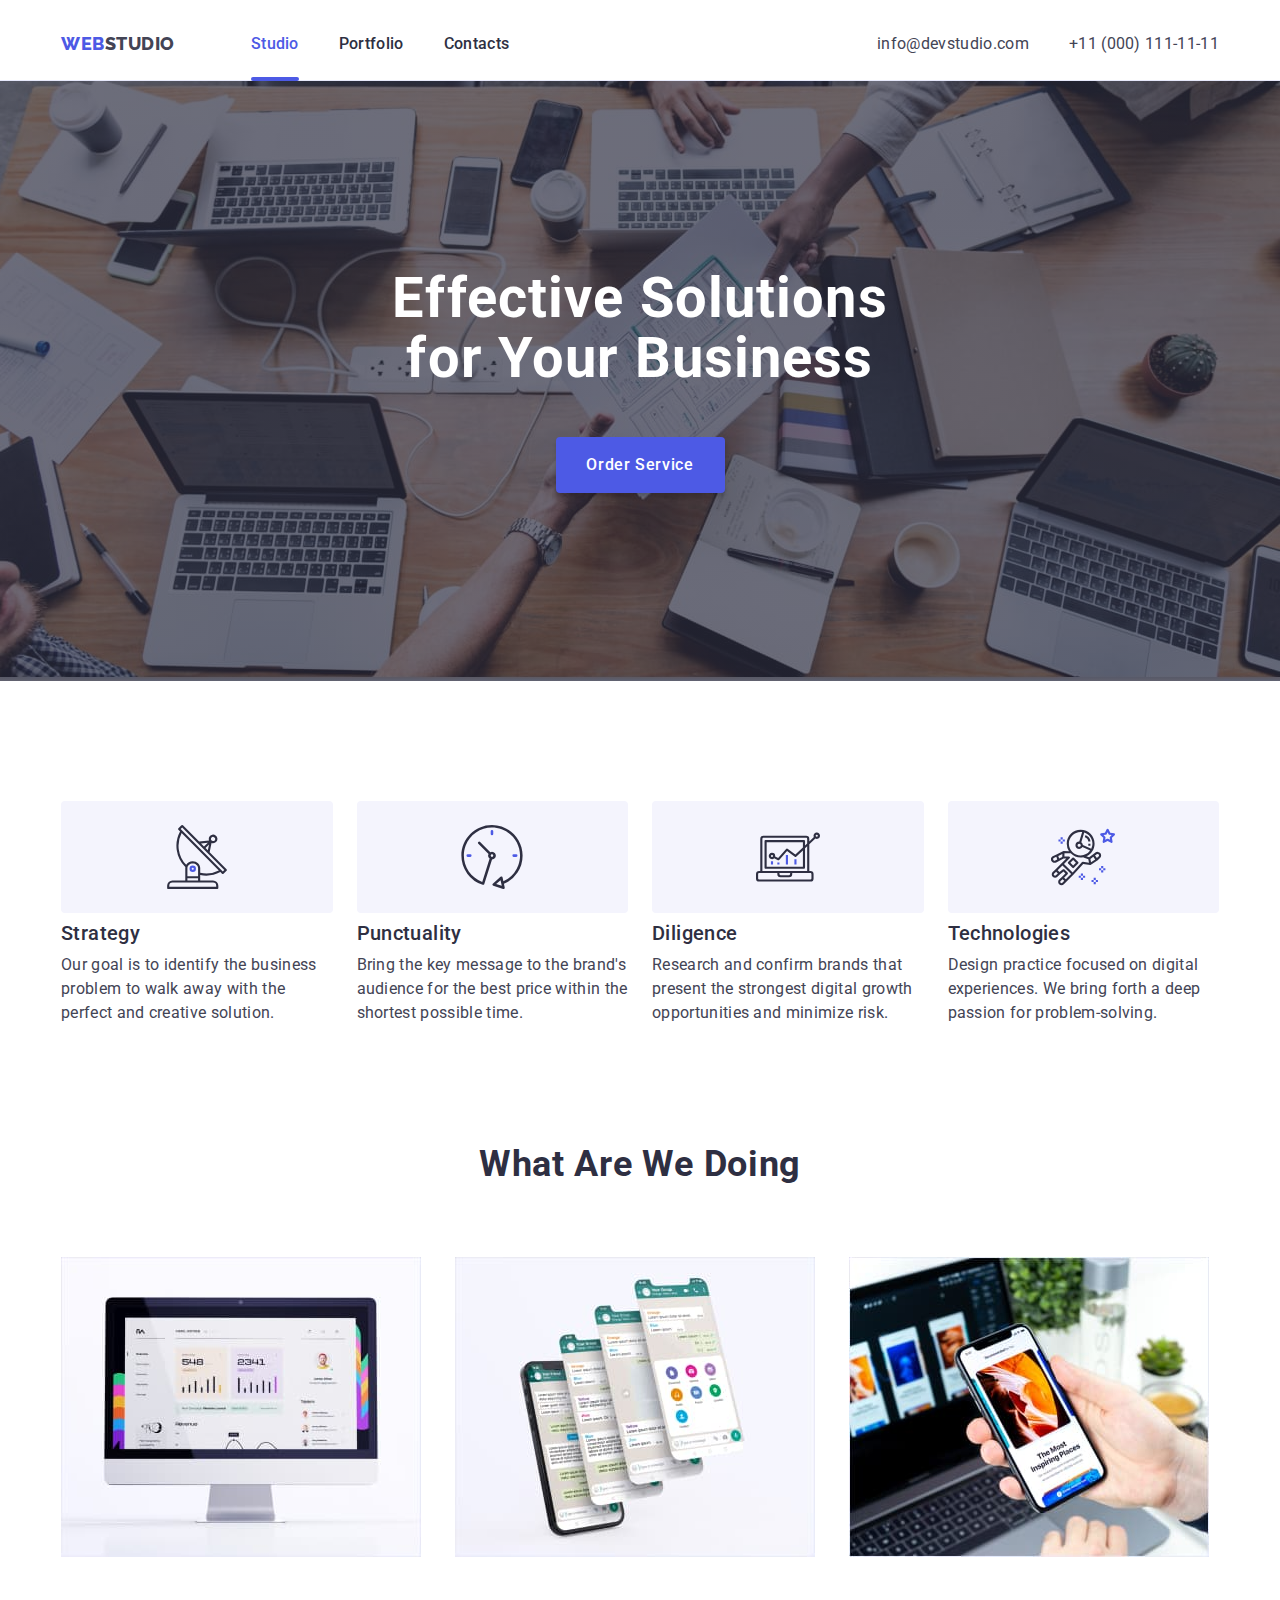
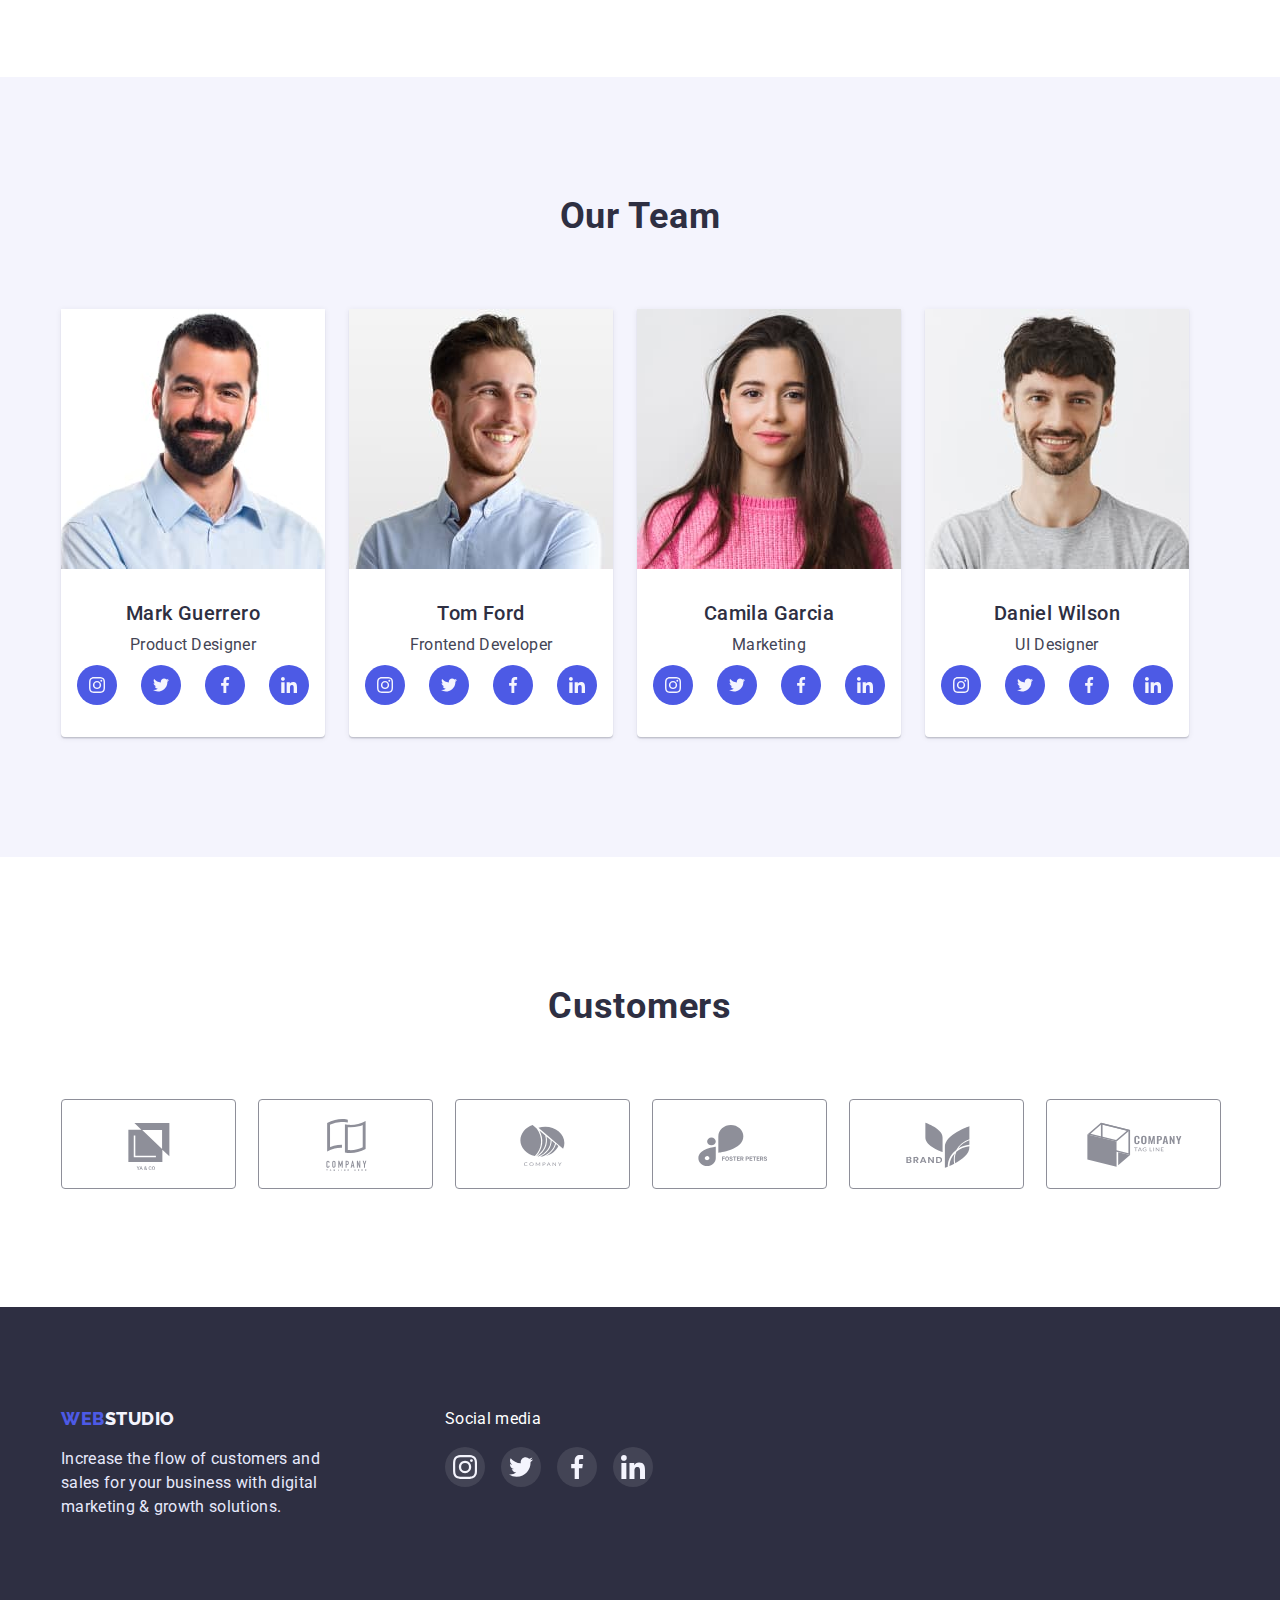
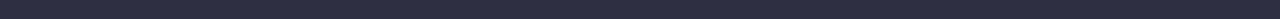
<file: index.html>
<!DOCTYPE html>
<html lang="en">
  <head>
    <meta charset="UTF-8" />
    <meta http-equiv="X-UA-Compatible" content="IE=edge" />
    <meta name="viewport" content="width=device-width, initial-scale=1.0" />
    <title>Web Studio (Version 3.0)</title>
    <link rel="preconnect" href="https://fonts.googleapis.com" />
    <link rel="preconnect" href="https://fonts.gstatic.com" crossorigin />
    <link
      href="https://fonts.googleapis.com/css2?family=Raleway:wght@800&family=Roboto:wght@400;500;700&display=swap"
      rel="stylesheet"
    />
    <link
      rel="stylesheet"
      href="https://cdnjs.cloudflare.com/ajax/libs/modern-normalize/1.1.0/modern-normalize.min.css"
      integrity="sha512-wpPYUAdjBVSE4KJnH1VR1HeZfpl1ub8YT/NKx4PuQ5NmX2tKuGu6U/JRp5y+Y8XG2tV+wKQpNHVUX03MfMFn9Q=="
      crossorigin="anonymous"
      referrerpolicy="no-referrer"
    />
    <link rel="stylesheet" href="./css/style.css" />
  </head>
  <!-- BODY -->
  <body>
    <!-- HEADER -->
    <header class="header">
      <div class="conteiner header-conteiner">
        <nav class="header-navigation">
          <a href="./index.html" class="header-logo link logo-text"
            ><span class="header-logo-accent">WEB</span>STUDIO
          </a>
          <ul class="header-list list">
            <li class="header-item">
              <a
                href="./index.html"
                class="header-link link link-current regular-text"
                >Studio</a
              >
            </li>
            <li class="header-item">
              <a href="./portfolio.html" class="header-link link regular-text"
                >Portfolio</a
              >
            </li>
            <li class="header-item">
              <a href="" class="header-link link regular-text">Contacts</a>
            </li>
          </ul>
        </nav>
        <address class="header-contact">
          <ul class="header-contact-list list">
            <li class="header-contact-item">
              <a
                href="mailto:info@devstudio.com"
                class="header-contact-email link regular-text"
                >info@devstudio.com</a
              >
            </li>
            <li class="header-contact-item">
              <a
                href="tel:+110001111111"
                class="header-contact-tel link regular-text"
                >+11 (000) 111-11-11</a
              >
            </li>
          </ul>
        </address>
      </div>
    </header>
    <!-- MAIN -->
    <main class="main">
      <section class="hero">
        <div class="conteiner">
          <h1 class="hero-title">Effective Solutions for Your Business</h1>
          <button type="button" class="hero-button button" data-modal-open>
            Order Service
          </button>
        </div>
      </section>
      <!-- STRATEGY -->
      <section class="strategy">
        <div class="conteiner">
          <h2 class="strategy-tiltle visually-hidden">Strategy</h2>
          <ul class="strategy-list list">
            <li class="strategy-item">
              <div class="strategy-icon-box">
                <svg class="strategy-icon" width="64" height="64">
                  <use href="./img/icons.svg#icon-antenna"></use>
                </svg>
              </div>
              <h3 class="stategy-item-subtitle subtitle-text">Strategy</h3>
              <p class="strategy-item-text regular-text">
                Our goal is to identify the business problem to walk away with
                the perfect and creative solution.
              </p>
            </li>
            <li class="strategy-item">
              <div class="strategy-icon-box">
                <svg class="strategy-icon" width="64" height="64">
                  <use href="./img/icons.svg#icon-clock"></use>
                </svg>
              </div>
              <h3 class="stategy-item-subtitle subtitle-text">Punctuality</h3>
              <p class="strategy-item-text regular-text">
                Bring the key message to the brand's audience for the best price
                within the shortest possible time.
              </p>
            </li>
            <li class="strategy-item">
              <div class="strategy-icon-box">
                <svg class="strategy-icon" width="64" height="64">
                  <use href="./img/icons.svg#icon-diagram"></use>
                </svg>
              </div>
              <h3 class="stategy-item-subtitle subtitle-text">Diligence</h3>
              <p class="strategy-item-text regular-text">
                Research and confirm brands that present the strongest digital
                growth opportunities and minimize risk.
              </p>
            </li>
            <li class="strategy-item">
              <div class="strategy-icon-box">
                <svg class="strategy-icon" width="64" height="64">
                  <use href="./img/icons.svg#icon-astronaut"></use>
                </svg>
              </div>
              <h3 class="stategy-item-subtitle subtitle-text">Technologies</h3>
              <p class="strategy-item-text regular-text">
                Design practice focused on digital experiences. We bring forth a
                deep passion for problem-solving.
              </p>
            </li>
          </ul>
        </div>
      </section>
      <!-- ABOUT -->
      <section class="about">
        <div class="conteiner">
          <h2 class="about-title title-text">What are we doing</h2>
          <ul class="about-list list">
            <li class="about-item">
              <img
                src="./img/img_desktop_apps.jpg"
                alt="desktop-apps"
                width="360"
                height="300"
              />
            </li>
            <li class="about-item">
              <img
                src="./img/img_mobile_apps.jpg"
                alt="mobile-apps"
                width="360"
                height="300"
              />
            </li>
            <li class="about-item">
              <img
                src="./img/img_integration.jpg"
                alt="integration"
                width="360"
                height="300"
              />
            </li>
          </ul>
        </div>
      </section>
      <!-- TEAM -->
      <section class="team">
        <div class="conteiner">
          <h2 class="team-title title-text">Our Team</h2>
          <ul class="team-list list">
            <li class="team-item">
              <img
                src="./img/img_team_member_1.jpg"
                alt="team-member"
                width="264"
                height="260"
              />
              <div class="team-description-conteiner">
                <h3 class="team-member subtitle-text">Mark Guerrero</h3>
                <p class="team-member-title regular-text">Product Designer</p>
                <ul class="team-social-list list">
                  <li class="team-social-item">
                    <a href="" class="team-social-link link">
                      <svg class="team-social-icon" width="16" height="16">
                        <use href="./img/icons.svg#icon-instagram"></use>
                      </svg>
                    </a>
                  </li>
                  <li class="team-social-item">
                    <a href="" class="team-social-link link">
                      <svg class="team-social-icon" width="16" height="16">
                        <use href="./img/icons.svg#icon-twitter"></use>
                      </svg>
                    </a>
                  </li>
                  <li class="team-social-item">
                    <a href="" class="team-social-link link">
                      <svg class="team-social-icon" width="16" height="16">
                        <use href="./img/icons.svg#icon-facebook"></use>
                      </svg>
                    </a>
                  </li>
                  <li class="team-social-item">
                    <a href="" class="team-social-link link">
                      <svg class="team-social-icon" width="16" height="16">
                        <use href="./img/icons.svg#icon-linkedin"></use>
                      </svg>
                    </a>
                  </li>
                </ul>
              </div>
            </li>
            <li class="team-item">
              <img
                src="./img/img_team_member_2.jpg"
                alt="team-member"
                width="264"
                height="260"
              />
              <div class="team-description-conteiner">
                <h3 class="team-member subtitle-text">Tom Ford</h3>
                <p class="team-member-title regular-text">Frontend Developer</p>
                <ul class="team-social-list list">
                  <li class="team-social-item">
                    <a href="" class="team-social-link link">
                      <svg class="team-social-icon" width="16" height="16">
                        <use href="./img/icons.svg#icon-instagram"></use>
                      </svg>
                    </a>
                  </li>
                  <li class="team-social-item">
                    <a href="" class="team-social-link link">
                      <svg class="team-social-icon" width="16" height="16">
                        <use href="./img/icons.svg#icon-twitter"></use>
                      </svg>
                    </a>
                  </li>
                  <li class="team-social-item">
                    <a href="" class="team-social-link link">
                      <svg class="team-social-icon" width="16" height="16">
                        <use href="./img/icons.svg#icon-facebook"></use>
                      </svg>
                    </a>
                  </li>
                  <li class="team-social-item">
                    <a href="" class="team-social-link link">
                      <svg class="team-social-icon" width="16" height="16">
                        <use href="./img/icons.svg#icon-linkedin"></use>
                      </svg>
                    </a>
                  </li>
                </ul>
              </div>
            </li>
            <li class="team-item">
              <img
                src="./img/img_team_member_3.jpg"
                alt="team-member"
                width="264"
                height="260"
              />
              <div class="team-description-conteiner">
                <h3 class="team-member subtitle-text">Camila Garcia</h3>
                <p class="team-member-title regular-text">Marketing</p>
                <ul class="team-social-list list">
                  <li class="team-social-item">
                    <a href="" class="team-social-link link">
                      <svg class="team-social-icon" width="16" height="16">
                        <use href="./img/icons.svg#icon-instagram"></use>
                      </svg>
                    </a>
                  </li>
                  <li class="team-social-item">
                    <a href="" class="team-social-link link">
                      <svg class="team-social-icon" width="16" height="16">
                        <use href="./img/icons.svg#icon-twitter"></use>
                      </svg>
                    </a>
                  </li>
                  <li class="team-social-item">
                    <a href="" class="team-social-link link">
                      <svg class="team-social-icon" width="16" height="16">
                        <use href="./img/icons.svg#icon-facebook"></use>
                      </svg>
                    </a>
                  </li>
                  <li class="team-social-item">
                    <a href="" class="team-social-link link">
                      <svg class="team-social-icon" width="16" height="16">
                        <use href="./img/icons.svg#icon-linkedin"></use>
                      </svg>
                    </a>
                  </li>
                </ul>
              </div>
            </li>
            <li class="team-item">
              <img
                src="./img/img_team_member_4.jpg"
                alt="team-member"
                width="264"
                height="260"
              />
              <div class="team-description-conteiner">
                <h3 class="team-member subtitle-text">Daniel Wilson</h3>
                <p class="team-member-title regular-text">UI Designer</p>
                <ul class="team-social-list list">
                  <li class="team-social-item">
                    <a href="" class="team-social-link link">
                      <svg class="team-social-icon" width="16" height="16">
                        <use href="./img/icons.svg#icon-instagram"></use>
                      </svg>
                    </a>
                  </li>
                  <li class="team-social-item">
                    <a href="" class="team-social-link link">
                      <svg class="team-social-icon" width="16" height="16">
                        <use href="./img/icons.svg#icon-twitter"></use>
                      </svg>
                    </a>
                  </li>
                  <li class="team-social-item">
                    <a href="" class="team-social-link link">
                      <svg class="team-social-icon" width="16" height="16">
                        <use href="./img/icons.svg#icon-facebook"></use>
                      </svg>
                    </a>
                  </li>
                  <li class="team-social-item">
                    <a href="" class="team-social-link link">
                      <svg class="team-social-icon" width="16" height="16">
                        <use href="./img/icons.svg#icon-linkedin"></use>
                      </svg>
                    </a>
                  </li>
                </ul>
              </div>
            </li>
          </ul>
        </div>
      </section>
      <!-- CUSTOMERS -->
      <section class="customers">
        <div class="conteiner">
          <h2 class="customers-title title-text">Customers</h2>
          <ul class="customers-list list">
            <li class="customers-item">
              <a href="" class="cutomers-link link">
                <svg class="customers-icon" width="104" height="56">
                  <use href="./img/icons.svg#icon-customer-1"></use>
                </svg>
              </a>
            </li>
            <li class="customers-item">
              <a href="" class="cutomers-link link">
                <svg class="customers-icon" width="104" height="56">
                  <use href="./img/icons.svg#icon-customer-2"></use>
                </svg>
              </a>
            </li>
            <li class="customers-item">
              <a href="" class="cutomers-link link">
                <svg class="customers-icon" width="104" height="56">
                  <use href="./img/icons.svg#icon-customer-3"></use>
                </svg>
              </a>
            </li>
            <li class="customers-item">
              <a href="" class="cutomers-link link">
                <svg class="customers-icon" width="104" height="56">
                  <use href="./img/icons.svg#icon-customer-4"></use>
                </svg>
              </a>
            </li>
            <li class="customers-item">
              <a href="" class="cutomers-link link">
                <svg class="customers-icon" width="104" height="56">
                  <use href="./img/icons.svg#icon-customer-5"></use>
                </svg>
              </a>
            </li>
            <li class="customers-item">
              <a href="" class="cutomers-link link">
                <svg class="customers-icon" width="104" height="56">
                  <use href="./img/icons.svg#icon-cutomer-6"></use>
                </svg>
              </a>
            </li>
          </ul>
        </div>
      </section>
    </main>
    <!-- FOOTER -->
    <footer class="footer">
      <div class="conteiner">
        <ul class="footer-list list">
          <li class="footer-item">
            <a href="./index.html" class="footer-logo link logo-text"
              ><span class="footer-logo-accent">WEB</span>STUDIO
            </a>
            <p class="footer-text regular-text">
              Increase the flow of customers and sales for your business with
              digital marketing & growth solutions.
            </p>
          </li>
          <li>
            <p class="footer-social-title regular-text">Social media</p>
            <ul class="footer-social-list list">
              <li class="footer-social-item">
                <a href="" class="footer-social-link link">
                  <svg class="footer-social-icon" width="24" height="24">
                    <use href="./img/icons.svg#icon-instagram"></use>
                  </svg>
                </a>
              </li>
              <li class="footer-social-item">
                <a href="" class="footer-social-link link">
                  <svg class="footer-social-icon" width="24" height="24">
                    <use href="./img/icons.svg#icon-twitter"></use>
                  </svg>
                </a>
              </li>
              <li class="footer-social-item">
                <a href="" class="footer-social-link link">
                  <svg class="footer-social-icon" width="24" height="24">
                    <use href="./img/icons.svg#icon-facebook"></use>
                  </svg>
                </a>
              </li>
              <li class="footer-social-item">
                <a href="" class="footer-social-link link">
                  <svg class="footer-social-icon" width="24" height="24">
                    <use href="./img/icons.svg#icon-linkedin"></use>
                  </svg>
                </a>
              </li>
            </ul>
          </li>
        </ul>
      </div>
    </footer>
    <div class="backdrop is-hidden" data-modal>
      <div class="modal">
        <button class="modal-close-btn" data-modal-close type="button">
          <svg class="modal-close-icon" width="8" height="8">
            <use href="./img/icons.svg#icon-modal-close"></use>
          </svg>
        </button>
      </div>
    </div>
    <script src="./js/modal.js"></script>
  </body>
</html>
</file>
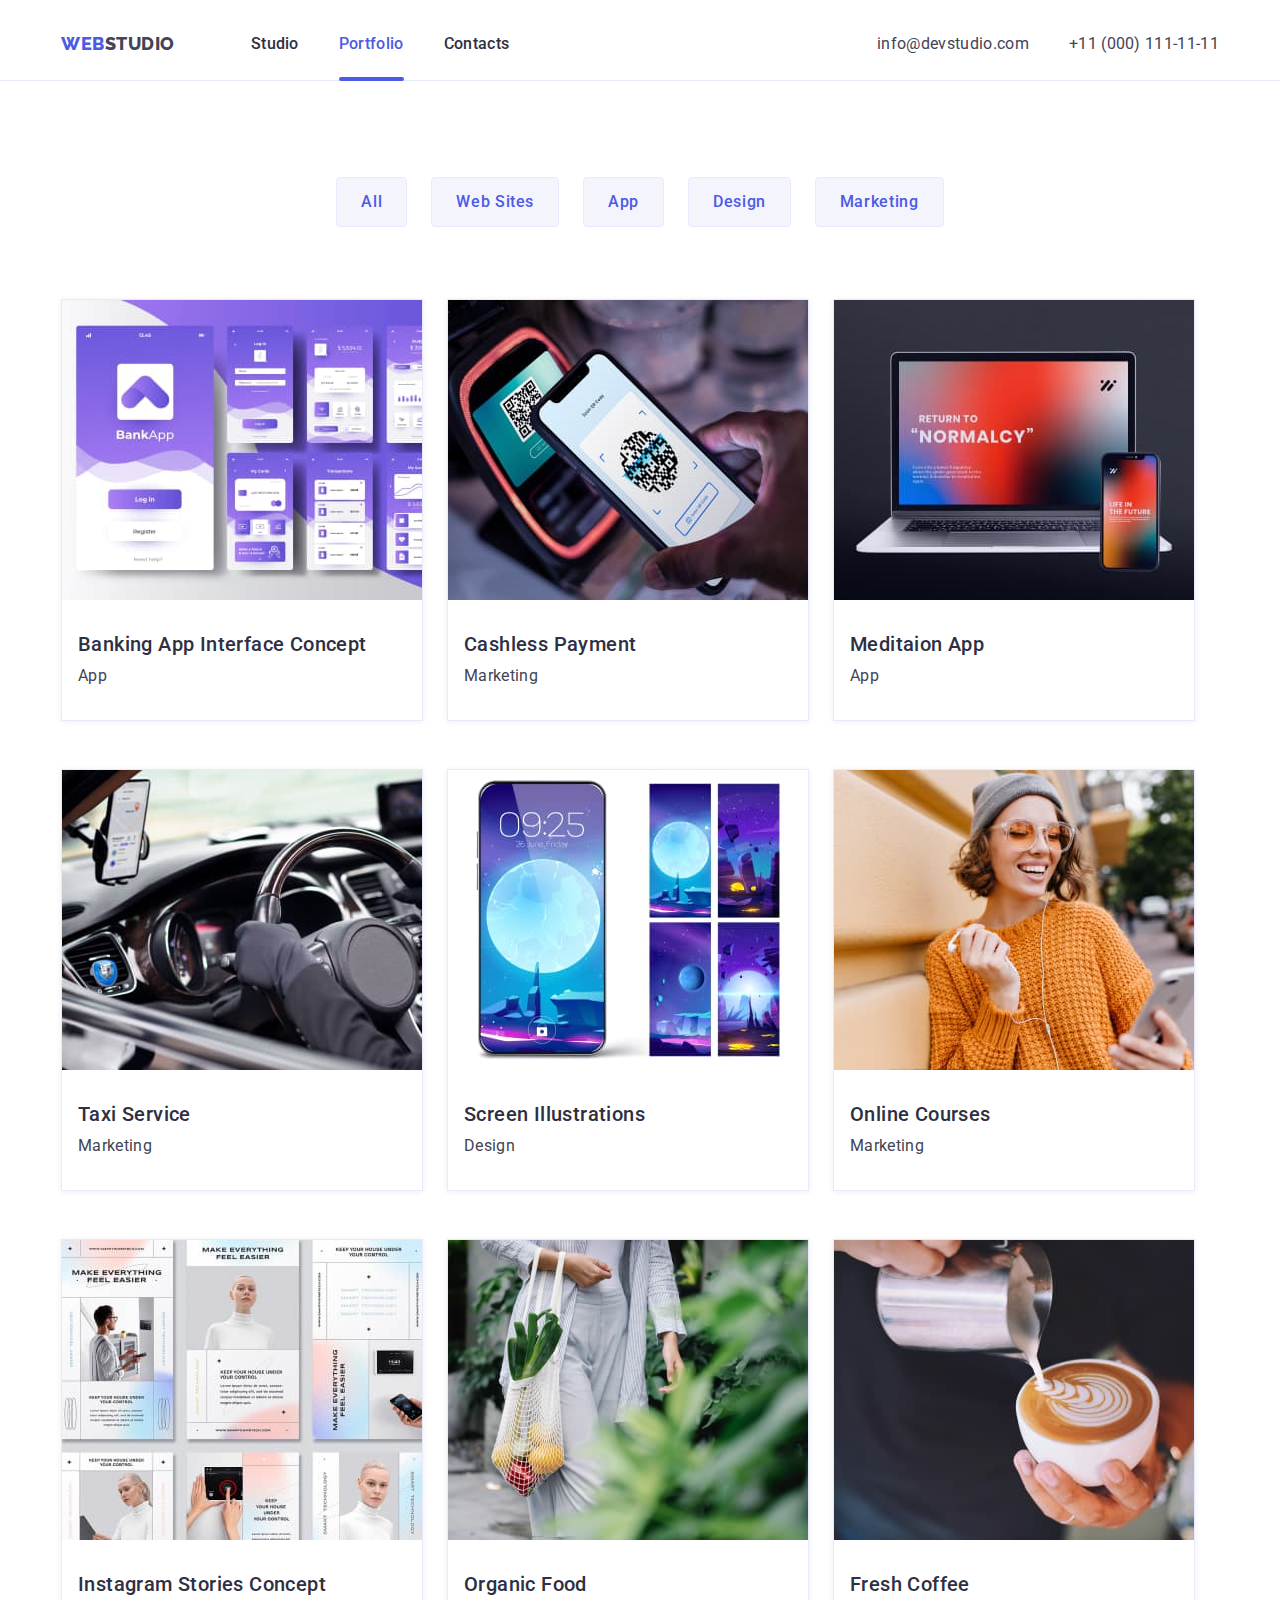
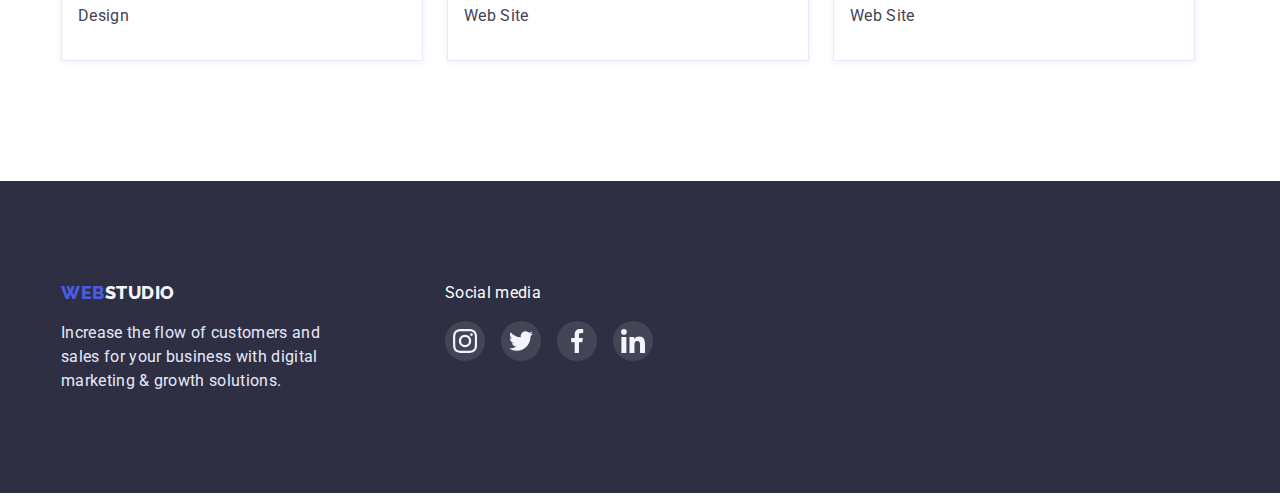
<file: portfolio.html>
<!DOCTYPE html>
<html lang="en">
  <head>
    <meta charset="UTF-8" />
    <meta http-equiv="X-UA-Compatible" content="IE=edge" />
    <meta name="viewport" content="width=device-width, initial-scale=1.0" />
    <title>Web Studio (Version 3.0)</title>
    <link rel="preconnect" href="https://fonts.googleapis.com" />
    <link rel="preconnect" href="https://fonts.gstatic.com" crossorigin />
    <link
      rel="stylesheet"
      href="https://cdnjs.cloudflare.com/ajax/libs/modern-normalize/1.1.0/modern-normalize.min.css"
      integrity="sha512-wpPYUAdjBVSE4KJnH1VR1HeZfpl1ub8YT/NKx4PuQ5NmX2tKuGu6U/JRp5y+Y8XG2tV+wKQpNHVUX03MfMFn9Q=="
      crossorigin="anonymous"
      referrerpolicy="no-referrer"
    />
    <link
      href="https://fonts.googleapis.com/css2?family=Raleway:wght@800&family=Roboto:wght@400;500;700&display=swap"
      rel="stylesheet"
    />
    <link rel="stylesheet" href="./css/style.css" />
  </head>
  <body>
    <header class="header">
      <div class="conteiner header-conteiner">
        <nav class="header-navigation">
          <a href="./index.html" class="header-logo link logo-text"
            ><span class="header-logo-accent">WEB</span>STUDIO
          </a>
          <ul class="header-list list">
            <li class="header-item">
              <a href="./index.html" class="header-link link regular-text"
                >Studio</a
              >
            </li>
            <li class="header-item">
              <a
                href="./portfolio.html"
                class="header-link link-current link regular-text"
                >Portfolio</a
              >
            </li>
            <li class="header-item">
              <a href="" class="header-link link regular-text">Contacts</a>
            </li>
          </ul>
        </nav>
        <address class="header-contact">
          <ul class="header-contact-list list">
            <li class="header-contact-item">
              <a
                href="mailto:info@devstudio.com"
                class="header-contact-email link regular-text"
                >info@devstudio.com</a
              >
            </li>
            <li class="header-contact-item">
              <a
                href="tel:+110001111111"
                class="header-contact-tel link regular-text"
                >+11 (000) 111-11-11</a
              >
            </li>
          </ul>
        </address>
      </div>
    </header>
    <main class="main">
      <section class="portfolio">
        <div class="conteiner">
          <h1 class="portfolio-title visually-hidden">Portfolio</h1>
          <ul class="portfolio-filter-list list">
            <li class="portfolio-filter-item">
              <button type="button" class="portfolio-filter-button button">
                all
              </button>
            </li>
            <li class="portfolio-filter-item">
              <button type="button" class="portfolio-filter-button button">
                web sites
              </button>
            </li>
            <li class="portfolio-filter-item">
              <button type="button" class="portfolio-filter-button button">
                app
              </button>
            </li>
            <li class="portfolio-filter-item">
              <button type="button" class="portfolio-filter-button button">
                design
              </button>
            </li>
            <li class="portfolio-filter-item">
              <button type="button" class="portfolio-filter-button button">
                marketing
              </button>
            </li>
          </ul>
          <ul class="ourwork-list list">
            <li class="ourwork-item">
              <a href="" class="ourwork-link link">
                <div class="ourwork-img-conteiner">
                  <img
                    src="./img/img_portfolio_1.jpg"
                    alt="our_work"
                    width="360"
                    height="300"
                  />
                  <p class="ourwork-description-text regular-text">
                    14 Stylish and User-Friendly App Design Concepts · Task
                    Manager App · Calorie Tracker App · Exotic Fruit Ecommerce
                    App · Cloud Storage App
                  </p>
                </div>
                <div class="ourwork-description-conteiner">
                  <h3 class="ourwork-subtitle subtitle-text">
                    Banking App Interface Concept
                  </h3>
                  <p class="ourwork-category regular-text">App</p>
                </div>
              </a>
            </li>
            <li class="ourwork-item">
              <a href="" class="ourwork-link link">
                <div class="ourwork-img-conteiner">
                  <img
                    src="./img/img_portfolio_2.jpg"
                    alt="our_work"
                    width="360"
                    height="300"
                  />
                  <p class="ourwork-description-text regular-text">
                    14 Stylish and User-Friendly App Design Concepts · Task
                    Manager App · Calorie Tracker App · Exotic Fruit Ecommerce
                    App · Cloud Storage App
                  </p>
                </div>

                <div class="ourwork-description-conteiner">
                  <h3 class="ourwork-subtitle subtitle-text">
                    Cashless Payment
                  </h3>
                  <p class="ourwork-category regular-text">Marketing</p>
                </div>
              </a>
            </li>
            <li class="ourwork-item">
              <a href="" class="ourwork-link link">
                <div class="ourwork-img-conteiner">
                  <img
                    src="./img/img_portfolio_3.jpg"
                    alt="our_work"
                    width="360"
                    height="300"
                  />
                  <p class="ourwork-description-text regular-text">
                    14 Stylish and User-Friendly App Design Concepts · Task
                    Manager App · Calorie Tracker App · Exotic Fruit Ecommerce
                    App · Cloud Storage App
                  </p>
                </div>
                <div class="ourwork-description-conteiner">
                  <h3 class="ourwork-subtitle subtitle-text">Meditaion App</h3>
                  <p class="ourwork-category regular-text">App</p>
                </div>
              </a>
            </li>
            <li class="ourwork-item">
              <a href="" class="ourwork-link link">
                <div class="ourwork-img-conteiner">
                  <img
                    src="./img/img_portfolio_4.jpg"
                    alt="our_work"
                    width="360"
                    height="300"
                  />
                  <p class="ourwork-description-text regular-text">
                    14 Stylish and User-Friendly App Design Concepts · Task
                    Manager App · Calorie Tracker App · Exotic Fruit Ecommerce
                    App · Cloud Storage App
                  </p>
                </div>
                <div class="ourwork-description-conteiner">
                  <h3 class="ourwork-subtitle subtitle-text">Taxi Service</h3>
                  <p class="ourwork-category regular-text">Marketing</p>
                </div>
              </a>
            </li>
            <li class="ourwork-item">
              <a href="" class="ourwork-link link">
                <div class="ourwork-img-conteiner">
                  <img
                    src="./img/img_portfolio_5.jpg"
                    alt="our_work"
                    width="360"
                    height="300"
                  />
                  <p class="ourwork-description-text regular-text">
                    14 Stylish and User-Friendly App Design Concepts · Task
                    Manager App · Calorie Tracker App · Exotic Fruit Ecommerce
                    App · Cloud Storage App
                  </p>
                </div>
                <div class="ourwork-description-conteiner">
                  <h3 class="ourwork-subtitle subtitle-text">
                    Screen Illustrations
                  </h3>
                  <p class="ourwork-category regular-text">Design</p>
                </div>
              </a>
            </li>
            <li class="ourwork-item">
              <a href="" class="ourwork-link link">
                <div class="ourwork-img-conteiner">
                  <img
                    src="./img/img_portfolio_6.jpg"
                    alt="our_work"
                    width="360"
                    height="300"
                  />
                  <p class="ourwork-description-text regular-text">
                    14 Stylish and User-Friendly App Design Concepts · Task
                    Manager App · Calorie Tracker App · Exotic Fruit Ecommerce
                    App · Cloud Storage App
                  </p>
                </div>
                <div class="ourwork-description-conteiner">
                  <h3 class="ourwork-subtitle subtitle-text">Online Courses</h3>
                  <p class="ourwork-category regular-text">Marketing</p>
                </div>
              </a>
            </li>
            <li class="ourwork-item">
              <a href="" class="ourwork-link link">
                <div class="ourwork-img-conteiner">
                  <img
                    src="./img/img_portfolio_7.jpg"
                    alt="our_work"
                    width="360"
                    height="300"
                  />
                  <p class="ourwork-description-text regular-text">
                    14 Stylish and User-Friendly App Design Concepts · Task
                    Manager App · Calorie Tracker App · Exotic Fruit Ecommerce
                    App · Cloud Storage App
                  </p>
                </div>
                <div class="ourwork-description-conteiner">
                  <h3 class="ourwork-subtitle subtitle-text">
                    Instagram Stories Concept
                  </h3>
                  <p class="ourwork-category regular-text">Design</p>
                </div>
              </a>
            </li>
            <li class="ourwork-item">
              <a href="" class="ourwork-link link">
                <div class="ourwork-img-conteiner">
                  <img
                    src="./img/img_portfolio_8.jpg"
                    alt="our_work"
                    width="360"
                    height="300"
                  />
                  <p class="ourwork-description-text regular-text">
                    14 Stylish and User-Friendly App Design Concepts · Task
                    Manager App · Calorie Tracker App · Exotic Fruit Ecommerce
                    App · Cloud Storage App
                  </p>
                </div>
                <div class="ourwork-description-conteiner">
                  <h3 class="ourwork-subtitle subtitle-text">Organic Food</h3>
                  <p class="ourwork-category regular-text">Web Site</p>
                </div>
              </a>
            </li>
            <li class="ourwork-item">
              <a href="" class="ourwork-link link">
                <div class="ourwork-img-conteiner">
                  <img
                    src="./img/img_portfolio_9.jpg"
                    alt="our_work"
                    width="360"
                    height="300"
                  />
                  <p class="ourwork-description-text regular-text">
                    14 Stylish and User-Friendly App Design Concepts · Task
                    Manager App · Calorie Tracker App · Exotic Fruit Ecommerce
                    App · Cloud Storage App
                  </p>
                </div>
                <div class="ourwork-description-conteiner">
                  <h3 class="ourwork-subtitle subtitle-text">Fresh Coffee</h3>
                  <p class="ourwork-category regular-text">Web Site</p>
                </div>
              </a>
            </li>
          </ul>
        </div>
      </section>
    </main>
    <!-- FOOTER -->
    <footer class="footer">
      <div class="conteiner">
        <ul class="footer-list list">
          <li class="footer-item">
            <a href="./index.html" class="footer-logo link logo-text"
              ><span class="footer-logo-accent">WEB</span>STUDIO
            </a>
            <p class="footer-text regular-text">
              Increase the flow of customers and sales for your business with
              digital marketing & growth solutions.
            </p>
          </li>
          <li>
            <p class="footer-social-title regular-text">Social media</p>
            <ul class="footer-social-list list">
              <li class="footer-social-item">
                <a href="" class="footer-social-link link">
                  <svg class="footer-social-icon" width="24" height="24">
                    <use href="./img/icons.svg#icon-instagram"></use>
                  </svg>
                </a>
              </li>
              <li class="footer-social-item">
                <a href="" class="footer-social-link link">
                  <svg class="footer-social-icon" width="24" height="24">
                    <use href="./img/icons.svg#icon-twitter"></use>
                  </svg>
                </a>
              </li>
              <li class="footer-social-item">
                <a href="" class="footer-social-link link">
                  <svg class="footer-social-icon" width="24" height="24">
                    <use href="./img/icons.svg#icon-facebook"></use>
                  </svg>
                </a>
              </li>
              <li class="footer-social-item">
                <a href="" class="footer-social-link link">
                  <svg class="footer-social-icon" width="24" height="24">
                    <use href="./img/icons.svg#icon-linkedin"></use>
                  </svg>
                </a>
              </li>
            </ul>
          </li>
        </ul>
      </div>
    </footer>
  </body>
</html>
</file>
<file: css/style.css>
:root {
  --primary-color: #ffffff;
  --primary-brand-color: #4d5ae5;
  --pressed-state-color: #404bbf;
  --dark-color: #2e2f42;
  --success-color: #31d0aa;
  --text-color: #434455;
  --subtle-text-color: #8e8f99;
  --accent-color: #e7e9fc;
  --light-color: #f4f4fd;
  --modal-overlay-color: #2e2f4266;
  --hero-bckgrnd-color: #2e2f42b2;
  --hero-gradient: rgba(46, 47, 66, 0.7), rgba(46, 47, 66, 0.7);
  --footer-icon-bgcolor: #ffffff1a;
  --transition-cubic: cubic-bezier(0.4, 0, 0.2, 1);
  --modal-bg-color: #fcfcfc;
}

/*-------------------------- Body -------------------------*/

body {
  /* max-width: 1440px; */
  background-color: var(--primary-color);
  margin-left: auto;
  margin-right: auto;
  color: var(--text-color);
  font-family: "Roboto", sans-serif;
}

/* --- DEFAULT --- */

/* *,
*::before,
*::after {
  box-sizing: border-box; */

h1,
h2,
h3,
h4,
h5,
h6,
p {
  margin: 0;
}

ul {
  margin: 0;
  padding-left: 0;
}

button {
  cursor: pointer;
}

img {
  display: block;
}

.list {
  list-style: none;
}

.link {
  text-decoration: none;
}

.conteiner {
  width: 1158px;
  padding-left: 15px;
  padding-right: 15px;
  margin-left: auto;
  margin-right: auto;
  /* outline: 2px solid red; */
}

.button {
  font-family: inherit;
  font-weight: 500;
  font-size: 16px;
  line-height: 1.5;
  text-align: center;
  letter-spacing: 0.04em;
  text-transform: capitalize;
  border-radius: 4px;
  cursor: pointer;
  color: var(--primary-color);
  background-color: var(--primary-brand-color);
  border: none;
  transition: color 250ms var(--transition-cubic),
    background-color 250ms var(--transition-cubic);
}

.button:is(:hover, :focus) {
  color: var(--primary-color);
  background-color: var(--primary-brand-color);
  box-shadow: 0px 1px 6px rgba(46, 47, 66, 0.08),
    0px 1px 1px rgba(46, 47, 66, 0.16), 0px 2px 1px rgba(46, 47, 66, 0.08);
}

.button:active {
  color: var(--primary-color);
  background: var(--pressed-state-color);
  box-shadow: 0px 4px 4px rgba(0, 0, 0, 0.15);
}

.logo-text {
  font-family: "Raleway", sans-serif;
  font-weight: 800;
  font-size: 18px;
  line-height: 1.33;
  letter-spacing: 0.03em;
  color: var(--text-color);
}

.title-text {
  font-size: 36px;
  line-height: 1.11;
  letter-spacing: 0.02em;
  text-align: center;
  text-transform: capitalize;
  color: var(--dark-color);
}

.subtitle-text {
  font-weight: 500;
  font-size: 20px;
  line-height: 1.2;
  letter-spacing: 0.02em;
  color: var(--dark-color);
}

.regular-text {
  font-size: 16px;
  line-height: 1.5;
  letter-spacing: 0.02em;
  color: var(--text-color);
}

.visually-hidden {
  position: absolute;
  width: 1px;
  height: 1px;
  margin: -1px;
  border: 0;
  padding: 0;
  white-space: nowrap;
  clip-path: inset(100%);
  clip: rect(0 0 0 0);
  overflow: hidden;
}

/* ---------------------- MAIN ----------------------- */

/*--------- Header ---------*/

.header {
  background-color: var(--primary-color);
  border-color: var(--accent-color);
  padding-top: 24px;
  padding-bottom: 24px;
  border-bottom: 1px solid var(--accent-color);
}

.header-logo {
  margin-right: 76px;
}

.header-logo-accent {
  color: var(--primary-brand-color);
}

/* Header Navigation */

.header-conteiner {
  display: flex;
  align-items: center;
}

.header-navigation {
  display: flex;
  align-items: center;
  margin-right: auto;
}

.header-list {
  display: flex;
  align-items: center;
  gap: 40px;
}

.header-link {
  font-weight: 500;
  color: var(--dark-color);
  transition: color 250ms var(--transition-cubic);
}

.header-link:is(:hover, :focus) {
  color: var(--primary-brand-color);
}

.link-current {
  color: var(--primary-brand-color);
  position: relative;
}

.link-current::after {
  content: "";
  position: absolute;
  left: 0;
  bottom: -28px;
  width: 100%;
  height: 4px;
  border-radius: 2px;
  background-color: var(--primary-brand-color);
}

/* Header Contacts */

.header-contact {
  font-style: normal;
}

.header-contact-list {
  display: flex;
  align-items: center;
  gap: 40px;
}

.header-contact-email,
.header-contact-tel {
  transition: color 250ms var(--transition-cubic);
}

.header-contact-email:hover,
.header-contact-tel:hover,
.header-contact-email:focus,
.header-contact-tel:focus {
  color: var(--primary-brand-color);
}

/* --------- HERO ---------- */

.hero {
  background-color: var(--dark-color);
  background-image: linear-gradient(var(--hero-gradient)),
    url(../img/hero-image.jpg);
  background-repeat: no-repeat;
  background-position: center;
  padding-top: 188px;
  padding-bottom: 188px;
}

.hero-title {
  font-size: 56px;
  line-height: 1.07;
  text-align: center;
  letter-spacing: 0.02em;
  color: var(--primary-color);
  margin-bottom: 48px;
  max-width: 496px;
  min-height: 120px;
  margin: 0 auto;
}

.hero-button.button {
  display: flex;
  align-items: center;
  justify-content: center;
  min-width: 169px;
  height: 56px;
  margin-left: auto;
  margin-right: auto;
  margin-top: 48px;
  box-shadow: 0px 4px 4px rgba(0, 0, 0, 0.15);
  transition: width 250ms var(--transition-cubic),
    height 250ms var(--transition-cubic),
    margin-bottom 250ms var(--transition-cubic);
}

.hero-button.button:is(:hover, :focus) {
  width: 170px;
  height: 51px;
  margin-bottom: 5px;
}

/* --------- Strategy ---------- */

.strategy {
  padding-top: 120px;
  padding-bottom: 120px;
}

.strategy-list {
  display: flex;
  justify-content: center;
  gap: 24px;
}

.strategy-item {
  max-width: calc((100% - 72px) / 4);
}

.strategy-icon-box {
  height: 112px;
  background: var(--light-color);
  border-radius: 4px;
  display: flex;
  align-items: center;
  justify-content: center;
  margin-bottom: 8px;
}

.stategy-item-subtitle {
  margin-bottom: 8px;
}

/* --------- ABOUT --------- */

.about {
  padding-bottom: 120px;
}
.about-title {
  margin-bottom: 72px;
}
.about-list {
  display: flex;
  gap: 24px;
}

.about-item {
  width: calc((100% - 48px) / 3);
}

/* --------- TEAM ---------- */

.team {
  background-color: var(--light-color);
  padding-top: 120px;
  padding-bottom: 120px;
}
.team-title {
  margin-bottom: 72px;
}
.team-list {
  display: flex;
  gap: 24px;
}

.team-item {
  max-width: calc((100% - 72px) / 4);
  background-color: var(--primary-color);
  box-shadow: 0px 1px 6px rgba(46, 47, 66, 0.08),
    0px 1px 1px rgba(46, 47, 66, 0.16), 0px 2px 1px rgba(46, 47, 66, 0.08);
  border-radius: 0px 0px 4px 4px;
}

.team-member {
  text-align: center;
  padding-bottom: 8px;
}
.team-member-title {
  text-align: center;
  margin-bottom: 8px;
}

.team-description-conteiner {
  padding-top: 32px;
  padding-bottom: 32px;
}

.team-social-list {
  display: flex;
  justify-content: center;
  gap: 24px;
}

.team-social-item {
  width: 40px;
  height: 40px;
}
.team-social-link {
  width: 100%;
  height: 100%;
  background-color: var(--primary-brand-color);
  border-radius: 50%;
  display: flex;
  align-items: center;
  justify-content: center;
  transition: background-color 250ms var(--transition-cubic);
}

.team-social-link:is(:hover, :focus) {
  background-color: var(--pressed-state-color);
}

.team-social-icon {
  fill: var(--light-color);
}

/* -------- CUSTOMERS --------- */

.customers {
  padding-top: 130px;
  padding-bottom: 120px;
  background-color: var(--primary-color);
}

.customers-title {
  margin-bottom: 72px;
}

.customers-list {
  display: flex;
  gap: 24px;
}

.customers-item {
  width: calc((100% - 120px) / 6);
  height: 88px;
}

.cutomers-link {
  width: 100%;
  height: 100%;
  border: 1px solid var(--subtle-text-color);
  border-radius: 4px;
  display: flex;
  align-items: center;
  justify-content: center;
  transition: border-color 250ms var(--transition-cubic);
}

.customers-icon {
  fill: var(--subtle-text-color);
  transition: fill 250ms var(--transition-cubic);
}

.cutomers-link:is(:hover, :focus) {
  border-color: var(--pressed-state-color);
}

.cutomers-link:is(:hover, :focus) .customers-icon {
  fill: var(--pressed-state-color);
}

/* --------- FOOTER----------- */

.footer {
  background-color: var(--dark-color);
  padding-top: 100px;
  padding-bottom: 100px;
}

.footer-list {
  display: flex;
  gap: 120px;
}

.footer-social-list {
  display: flex;
  gap: 16px;
}

.footer-social-title {
  color: var(--primary-color);
  margin-bottom: 16px;
  align-items: baseline;
}

.footer-social-item {
  width: 40px;
  height: 40px;
}

.footer-social-link {
  width: 100%;
  height: 100%;
  background-color: var(--footer-icon-bgcolor);
  border-radius: 50%;
  display: flex;
  align-items: center;
  justify-content: center;
  transition: background-color 250ms var(--transition-cubic);
}

.footer-social-icon {
  fill: var(--light-color);
}

.footer-social-link:is(:hover, :focus) {
  background-color: var(--success-color);
}

.footer-logo {
  color: var(--light-color);
}

.footer-logo-accent {
  color: var(--primary-brand-color);
}

.footer-text {
  color: var(--accent-color);
  max-width: 264px;
  margin-top: 16px;
}

/* ---------------------- PORTFOLIO --------------------- */

/* --------- PORTFOLIO FILTER --------- */

.portfolio {
  padding-top: 96px;
  padding-bottom: 120px;
}

.portfolio-filter-list {
  display: flex;
  gap: 24px;
  justify-content: center;
  margin-bottom: 72px;
}

.portfolio-filter-button {
  color: var(--primary-brand-color);
  background-color: var(--light-color);
  border: 1px solid var(--accent-color);
  padding: 12px 24px;
}

/* --------- OUR WORK ---------- */

.ourwork-list {
  display: flex;
  flex-wrap: wrap;
  row-gap: 48px;
  column-gap: 24px;
}

.ourwork-item {
  max-width: calc((100% - 48px) / 3);
  background: var(--primary-color);
  border: 1px solid var(--accent-color);
  box-shadow: 0px 1px 6px rgba(46, 47, 66, 0.08);
  transition: box-shadow 250ms var(--transition-cubic);
}

.ourwork-item:is(:hover, :focus) {
  box-shadow: 0px 1px 6px rgba(46, 47, 66, 0.08),
    0px 1px 1px rgba(46, 47, 66, 0.16), 0px 2px 1px rgba(46, 47, 66, 0.08);
}

.ourwork-link .ourwork-description-text {
  transition: transform 250ms var(--transition-cubic);
}

.ourwork-link:is(:hover, :focus) .ourwork-description-text {
  transform: translateY(0);
}

.ourwork-description-conteiner {
  padding: 32px 16px;
}

.ourwork-subtitle {
  text-transform: capitalize;
  color: var(--dark-color);
  margin-bottom: 8px;
}

.ourwork-img-conteiner {
  position: relative;
  overflow: hidden;
}

.ourwork-description-text {
  position: absolute;
  top: 0;
  height: 100%;
  color: var(--light-color);
  background-color: #4d5ae5d8;
  padding: 40px 32px;
  transform: translateY(100%);
  overflow: auto;
}

/* -----MODAL----- */

.backdrop {
  position: fixed;
  top: 0;
  width: 100%;
  height: 100%;
  background-color: var(--modal-overlay-color);
  transition: opacity 250ms var(--transition-cubic),
    visibility 250ms var(--transition-cubic);
}

.is-hidden {
  opacity: 0;
  visibility: hidden;
  pointer-events: none;
}

.backdrop.is-hidden .modal {
  transform: translate(-50%, -50%) scale(0);
}

.modal {
  position: absolute;
  top: 50%;
  left: 50%;
  transform: translate(-50%, -50%) scale(1);
  width: 408px;
  min-height: 576px;
  padding: 24px;
  background-color: var(--modal-bg-color);
  border-radius: 4px;
  box-shadow: 0px 1px 1px rgba(0, 0, 0, 0.14), 0px 1px 3px rgba(0, 0, 0, 0.12),
    0px 2px 1px rgba(0, 0, 0, 0.2);
  transition: transform 250ms var(--transition-cubic);
}

.modal-close-btn {
  width: 24px;
  height: 24px;
  border-radius: 50%;
  background-color: var(--accent-color);
  border: 1px solid rgba(0, 0, 0, 0.1);
  display: block;
  margin-left: auto;
}

.modal-close-icon {
  fill: #000000;
}
</file>
